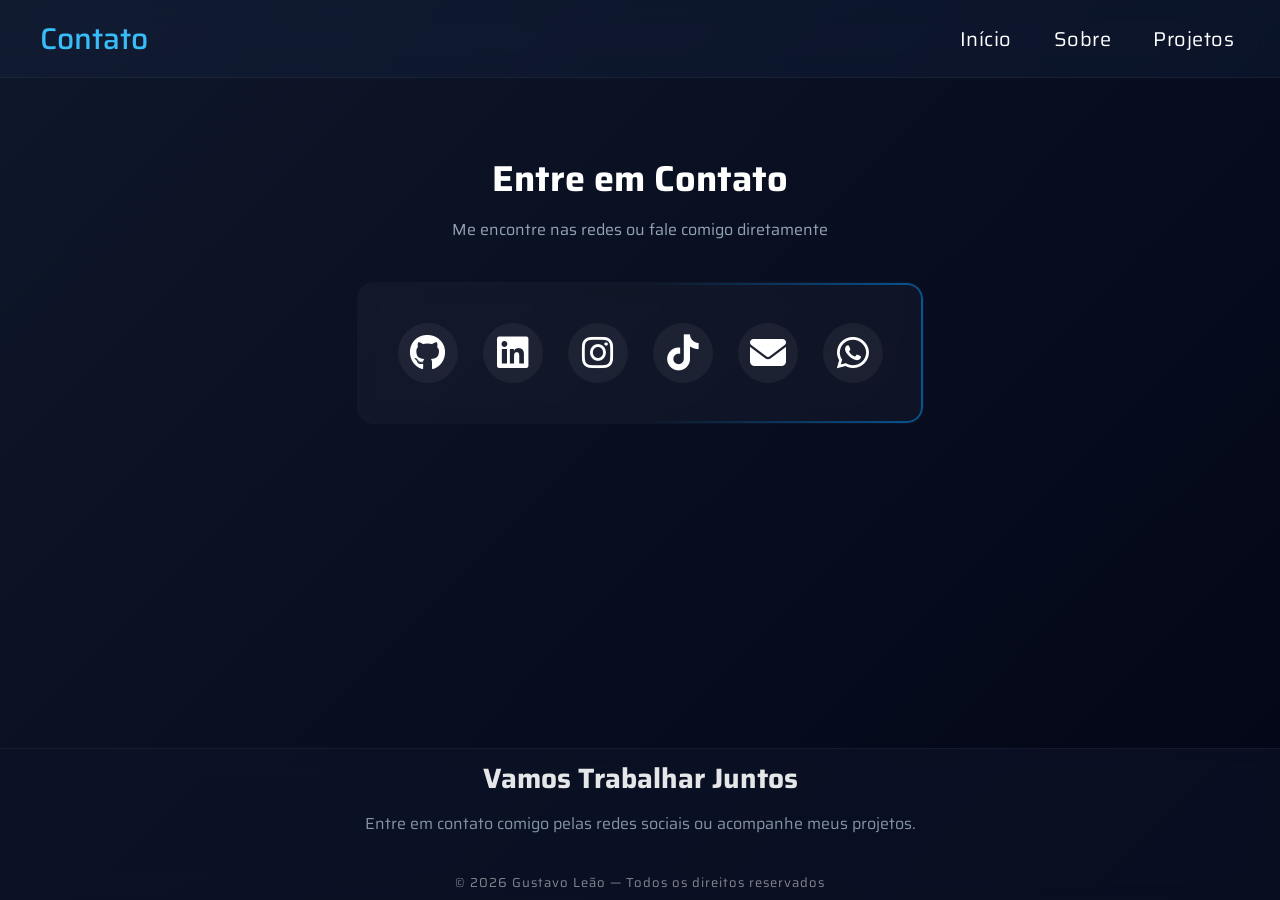
<file: contact.html>
<!DOCTYPE html>
<html lang="pt-br">

<head>
    <meta charset="UTF-8">
    <meta name="viewport" content="width=device-width, initial-scale=1.0">
    <title>Contato</title>

    <!-- CSS -->
    <link rel="stylesheet" href="contact.css">

    <!-- ICONES -->
    <link rel="stylesheet" href="https://cdnjs.cloudflare.com/ajax/libs/font-awesome/6.7.2/css/all.min.css">

    <!-- FONTES -->
<link rel="preconnect" href="https://fonts.googleapis.com">
<link rel="preconnect" href="https://fonts.gstatic.com" crossorigin>
<link href="https://fonts.googleapis.com/css2?family=Italiana&family=Saira:ital,wght@0,100..900;1,100..900&display=swap" rel="stylesheet">
</head>

<body>

    <!-- HEADER PADRÃO -->
    <header class="header">
        <nav class="navbar">

            <div class="logo">
                <h2><span>Contato</span></h2>
            </div>

            <div class="menu-toggle" id="menu-toggle">☰</div>

            <ul class="nav-menu" id="nav-menu">

                <li class="nav-item">
                    <a href="index.html">Início</a>
                </li>

                <li class="nav-item">
                    <a href="about.html">Sobre</a>
                </li>

                <li class="nav-item dropdown">
                    <button class="dropdown-toggle">Projetos </button>

                    <ul class="dropdown-menu">
                        <li><a href="projects1.html">Interface de Login</a></li>
                        <li><a href="projects2.html">Sistema de Cadastro</a></li>
                        <li><a href="projects3.html">Sistema de Comissao</a></li>
                        <li><a href="projects4.html">Gestor de Vendas</a></li>
                    </ul>
                </li>

            </ul>

        </nav>
    </header>

    <!-- MAIN -->
    <main class="contact-content">

        <h2 class="titulo">Entre em Contato</h2>
        <p class="subtitulo">
            Me encontre nas redes ou fale comigo diretamente
        </p>

        <div class="contatos">

            <a href="https://github.com/G-Leao" target="_blank">
                <i class="fa-brands fa-github"></i>
            </a>

            <a href="https://www.linkedin.com/in/gustavo-leão-24a7a82a2/" target="_blank">
                <i class="fa-brands fa-linkedin"></i>
            </a>

            <a href="https://www.instagram.com/g.leao.03/" target="_blank">
                <i class="fa-brands fa-instagram"></i>
            </a>

            <a href="https://www.tiktok.com/@gzin_leao" target="_blank">
                <i class="fa-brands fa-tiktok"></i>
            </a>

            <a href="mailto:gustamt2019@gmail.com">
                <i class="fa-solid fa-envelope"></i>
            </a>

            <a href="https://wa.me/5542999869526" target="_blank">
                <i class="fa-brands fa-whatsapp"></i>
            </a>

        </div>

    </main>

    <!-- FOOTER PADRÃO -->
<footer class="footer ">

    <h3>Vamos Trabalhar Juntos</h3>

    <p>
        Entre em contato comigo pelas redes sociais
        ou acompanhe meus projetos.
    </p>

    <div class="copy">
        © 2026 Gustavo Leão — Todos os direitos reservados
    </div>

</footer>

    
    <script src="contact.js"></script>

</body>

</html>
</file>
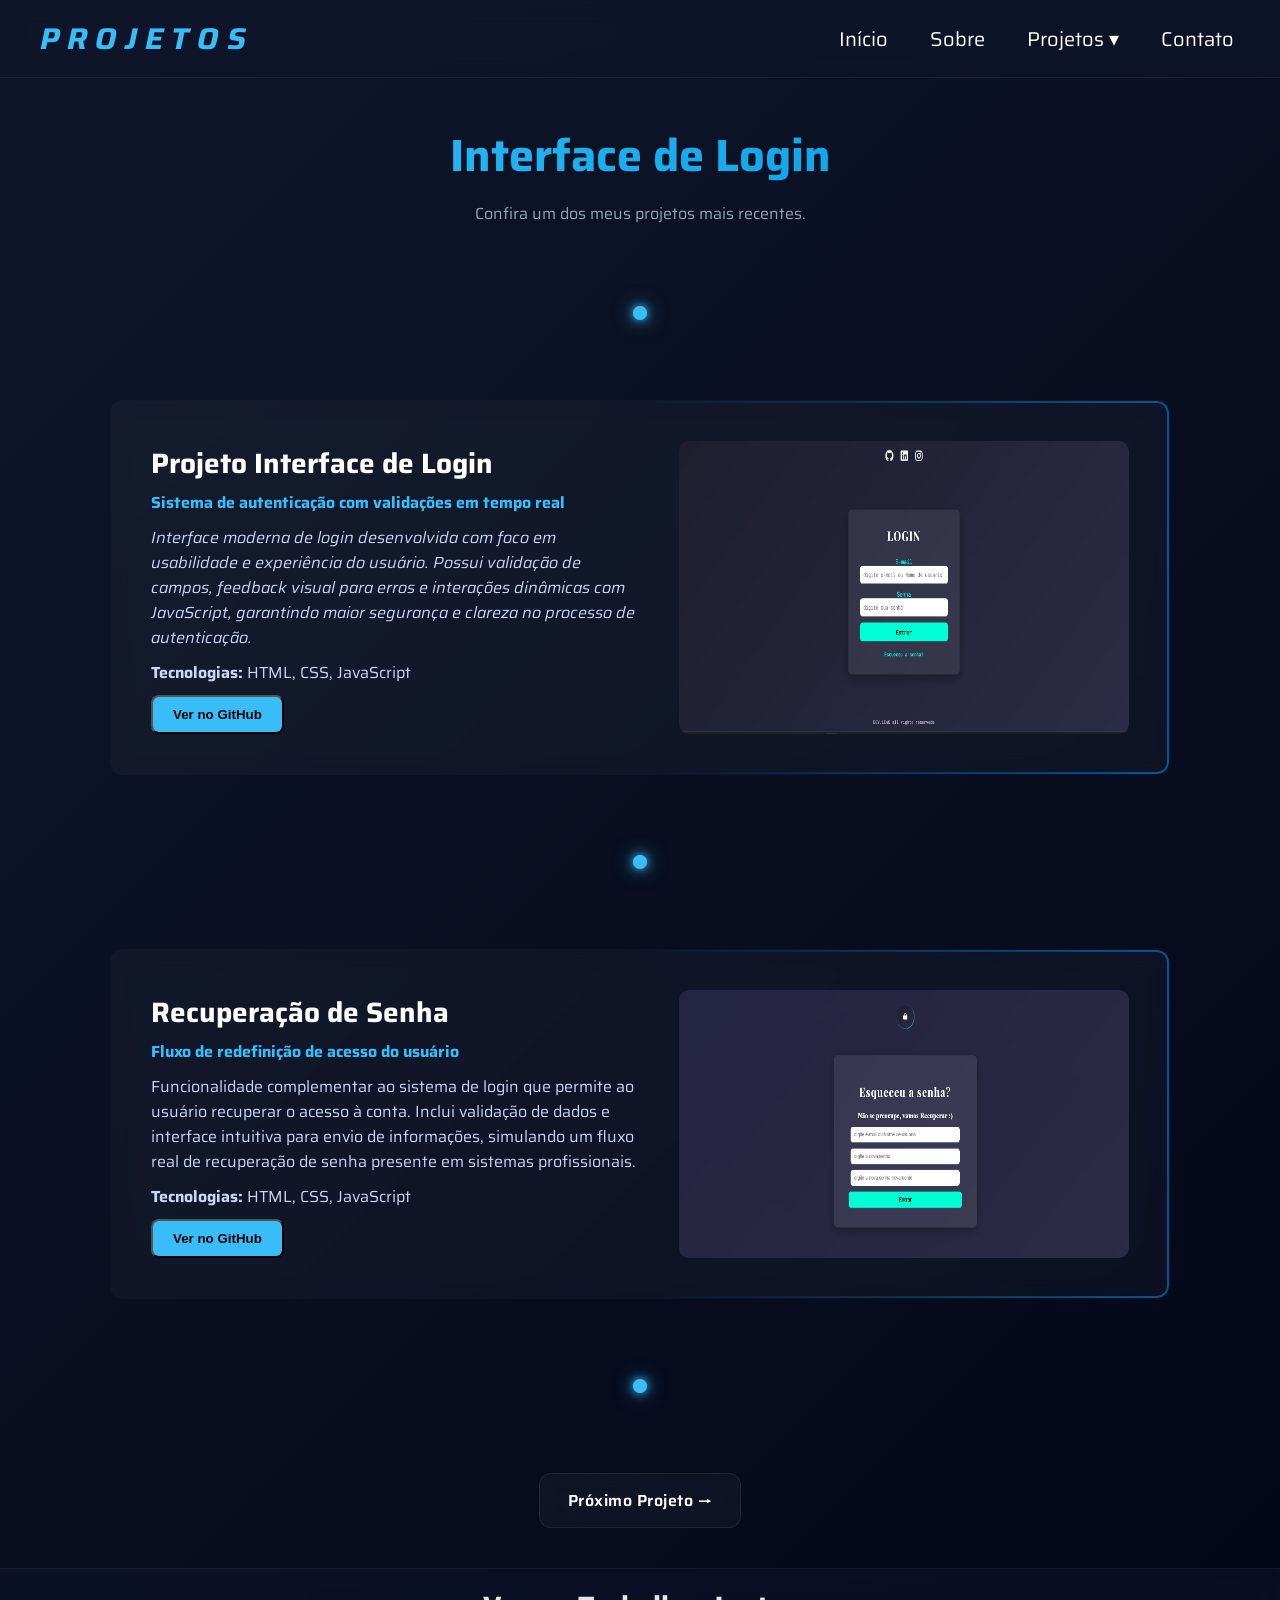
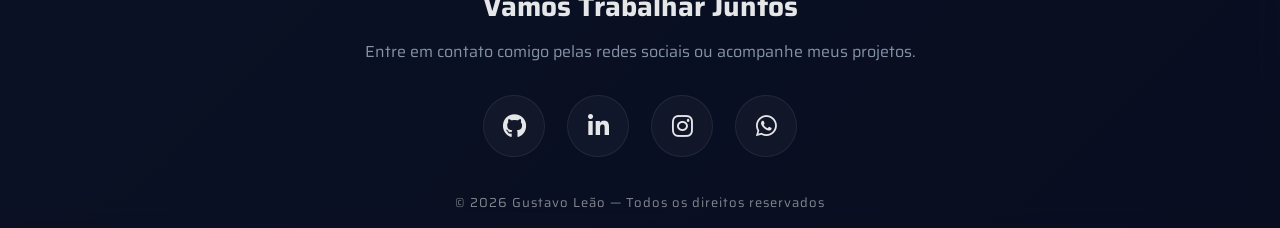
<file: projects1.html>
<!doctype html>
<html lang="pt-br">
  <head>
    <meta charset="UTF-8" />
    <meta name="viewport" content="width=device-width, initial-scale=1.0" />
    <title>Projetos</title>

    <!-- CSS -->
    <link rel="stylesheet" href="projects.css" />

    <link rel="preconnect" href="https://fonts.googleapis.com" />
    <link rel="preconnect" href="https://fonts.gstatic.com" crossorigin />
    <link
      href="https://fonts.googleapis.com/css2?family=Italiana&family=Saira:ital,wght@0,100..900;1,100..900&display=swap"
      rel="stylesheet"
    />
    <!--icones -->
    <link
      rel="stylesheet"
      href="https://cdnjs.cloudflare.com/ajax/libs/font-awesome/6.7.2/css/all.min.css"
      integrity="sha512-Evv84Mr4kqVGRNSgIGL/F/aIDqQb7xQ2vcrdIwxfjThSH8CSR7PBEakCr51Ck+w+/U6swU2Im1vVX0SVk9ABhg=="
      crossorigin="anonymous"
      referrerpolicy="no-referrer"
    />
  </head>

  <body>
    <!-- HEADER -->

    <header class="header">
      <nav class="navbar">
        <div class="logo">
          <h2>
            <span><i>P R O J E T O S </i></span>
          </h2>
        </div>

        <div class="menu-toggle" id="menu-toggle">☰</div>

        <ul class="nav-menu" id="nav-menu">
          <li class="nav-item">
            <a href="index.html">Início</a>
          </li>

          <li class="nav-item">
            <a href="about.html">Sobre</a>
          </li>

          <li class="nav-item dropdown">
            <a href="#">Projetos ▾</a>

            <ul class="dropdown-menu">
              <li><a href="projects2.html">Sistema de Cadastro</a></li>
              <li><a href="projects3.html">Sistema de Comissao</a></li>
              <li><a href="projects4.html">Gestor de Vendas</a></li>
            </ul>
          </li>

          <li class="nav-item">
            <a href="contact.html">Contato</a>
          </li>
        </ul>
      </nav>
    </header>

    <!-- MAIN -->
    <main class="projects-content">
      <!-- TÍTULO -->
      <h2 class="titulo">
        <span>Interface de Login</span>
      </h2>
      <p class="subtitulo">Confira um dos meus projetos mais recentes.</p>

      <div class="divisor">
        <span class="bolinha"></span>
      </div>
      <!-- PROJETO 1 -->
      <section class="card-projeto">
        <img
          src="imgs/interfaceLogin.png"
          class="projeto-img"
          alt="Interface de Login"
          onclick="abrirImagem(this)"
        />

        <div class="texto-projeto">
          <h3>Projeto Interface de Login</h3>

          <h4>Sistema de autenticação com validações em tempo real</h4>

          <p>
            <i>
              Interface moderna de login desenvolvida com foco em usabilidade e
              experiência do usuário. Possui validação de campos, feedback
              visual para erros e interações dinâmicas com JavaScript,
              garantindo maior segurança e clareza no processo de autenticação.
            </i>
          </p>

          <p><strong>Tecnologias:</strong> HTML, CSS, JavaScript</p>

          <a
            href="https://github.com/G-Leao/login-page"
            target="_blank"
            rel="noopener noreferrer"
          >
            <button class="btn">Ver no GitHub</button>
          </a>
        </div>
      </section>

      <div class="divisor">
        <span class="bolinha"></span>
      </div>

      <!-- PROJETO 1 - EXTRA -->
      <section class="card-projeto">
        <img
          src="imgs/esqueceuLogin.png"
          class="projeto-img"
          alt="Recuperação de senha"
          onclick="abrirImagem(this)"
        />

        <div class="texto-projeto">
          <h3>Recuperação de Senha</h3>

          <h4>Fluxo de redefinição de acesso do usuário</h4>

          <p>
            Funcionalidade complementar ao sistema de login que permite ao
            usuário recuperar o acesso à conta. Inclui validação de dados e
            interface intuitiva para envio de informações, simulando um fluxo
            real de recuperação de senha presente em sistemas profissionais.
          </p>

          <p><strong>Tecnologias:</strong> HTML, CSS, JavaScript</p>

          <a
            href="https://github.com/G-Leao/login-page"
            target="_blank"
            rel="noopener noreferrer"
          >
            <button class="btn">Ver no GitHub</button>
          </a>
        </div>
      </section>

      <div class="divisor">
        <span class="bolinha"></span>
      </div>

      <div class="navegacao-projetos">


        <a href="projects2.html" class="btn-nav"> Próximo Projeto → </a>
      </div>
    </main>
    <!-- FOOTER -->
    <footer class="footer">
      <h3>Vamos Trabalhar Juntos</h3>

      <p>
        Entre em contato comigo pelas redes sociais ou acompanhe meus projetos.
      </p>

      <div class="footer-links">
        <a href="#">
          <i class="fab fa-github"></i>
        </a>

        <a href="#">
          <i class="fab fa-linkedin-in"></i>
        </a>

        <a href="#">
          <i class="fab fa-instagram"></i>
        </a>

        <a href="#">
          <i class="fab fa-whatsapp"></i>
        </a>
      </div>

      <div class="copy">© 2026 Gustavo Leão — Todos os direitos reservados</div>
    </footer>

    <!-- MODAL -->
    <div id="modal" class="modal" onclick="fecharImagem()">
      <img id="img-ampliada" class="modal-img" alt="Imagem ampliada" />
    </div>

    <!-- JS -->
    <script src="projects.js"></script>
  </body>
</html>
</file>
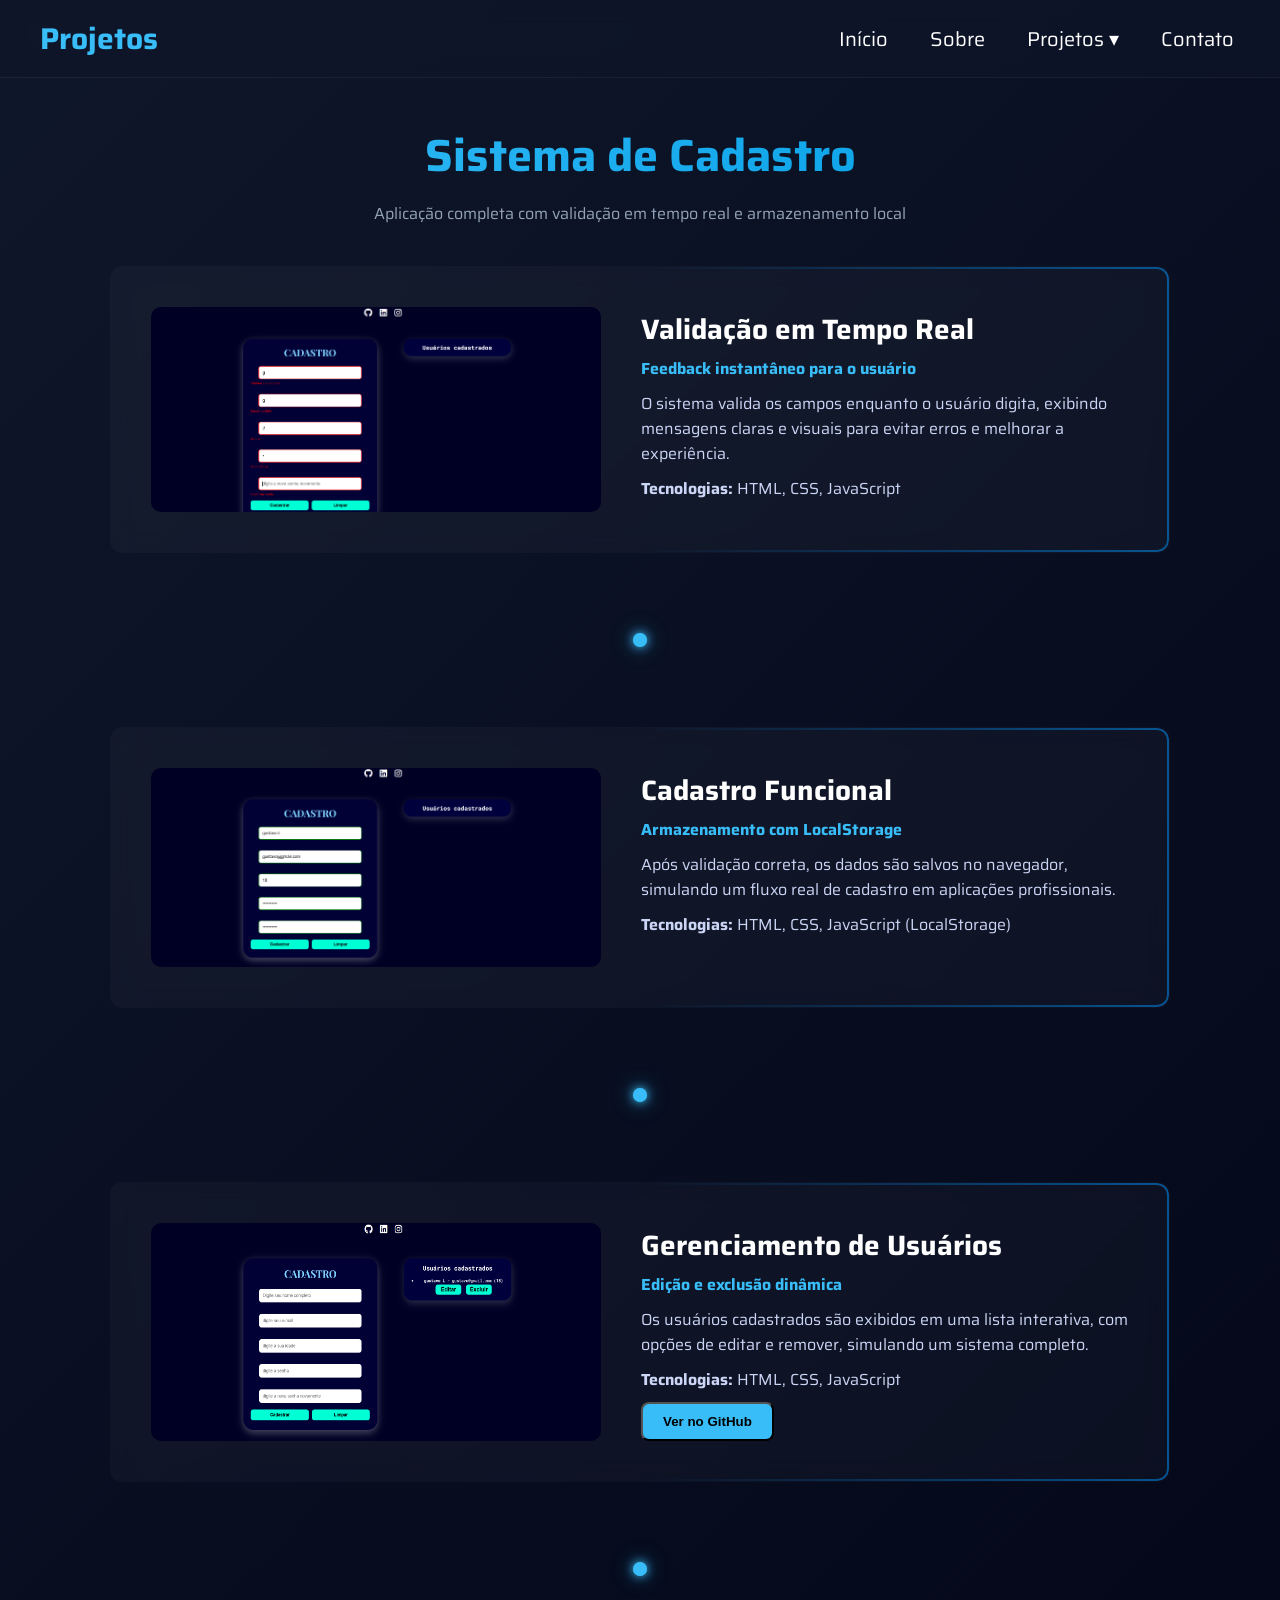
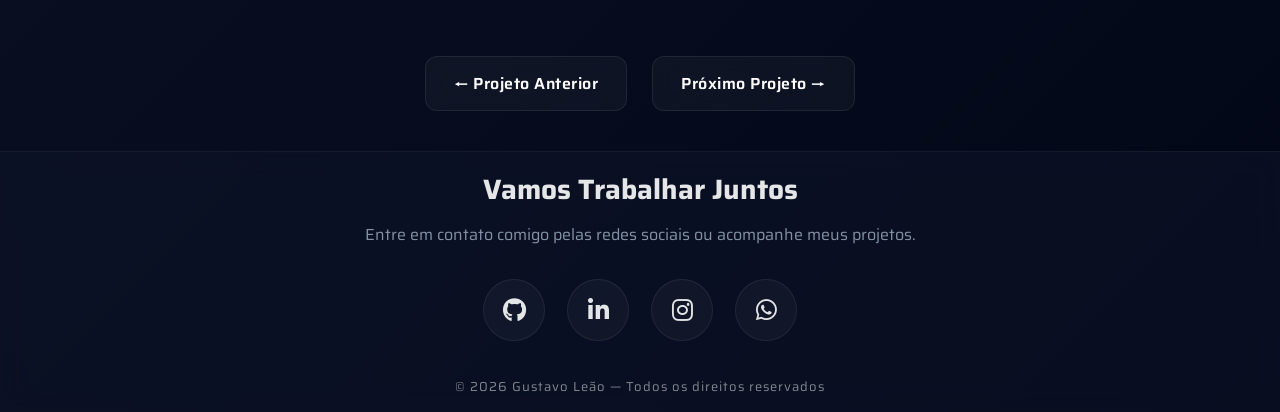
<file: projects2.html>
<!DOCTYPE html>
<html lang="pt-br">

<head>
    <meta charset="UTF-8">
    <meta name="viewport" content="width=device-width, initial-scale=1.0">
    <title>Projeto - Sistema de Cadastro</title>

    <link rel="stylesheet" href="projects.css">

<link rel="preconnect" href="https://fonts.googleapis.com">
<link rel="preconnect" href="https://fonts.gstatic.com" crossorigin>
<link href="https://fonts.googleapis.com/css2?family=Italiana&family=Saira:ital,wght@0,100..900;1,100..900&display=swap" rel="stylesheet">


<!--icones -->
    <link rel="stylesheet" href="https://cdnjs.cloudflare.com/ajax/libs/font-awesome/6.7.2/css/all.min.css"
        integrity="sha512-Evv84Mr4kqVGRNSgIGL/F/aIDqQb7xQ2vcrdIwxfjThSH8CSR7PBEakCr51Ck+w+/U6swU2Im1vVX0SVk9ABhg=="
        crossorigin="anonymous" referrerpolicy="no-referrer" />
</head>

<body>

    <!-- HEADER -->
    <header class="header">
        <nav class="navbar">

            <div class="logo">
                <h2><span>Projetos</span></h2>
            </div>

            <div class="menu-toggle" id="menu-toggle">☰</div>

            <ul class="nav-menu" id="nav-menu">

                <li class="nav-item">
                    <a href="index.html">Início</a>
                </li>

                <li class="nav-item">
                    <a href="about.html">Sobre</a>
                </li>

                <li class="nav-item dropdown">
                    <a href="#">Projetos ▾</a>

                    <ul class="dropdown-menu">
                        <li><a href="projects1.html">Interface de Login</a></li>
                        <li><a href="projects3.html">Sistema de Comissão</a></li>
                        <li><a href="projects4.html">Gestor de Vendas</a></li>
                    </ul>
                </li>

                <li class="nav-item">
                    <a href="contact.html">Contato</a>
                </li>

            </ul>
        </nav>
    </header>

    <!-- MAIN -->
    <main class="projects-content">

        <h2 class="titulo">Sistema de Cadastro</h2>
        <p class="subtitulo">
            Aplicação completa com validação em tempo real e armazenamento local
        </p>

        <!-- BLOCO 1 -->
        <section class="card-projeto">

            <img src="imgs/errovali.png"
                 class="projeto-img"
                 alt="Validação em tempo real"
                 onclick="abrirImagem(this)">

            <div class="texto-projeto">
                <h3>Validação em Tempo Real</h3>
                <h4>Feedback instantâneo para o usuário</h4>

                <p>
                    O sistema valida os campos enquanto o usuário digita, exibindo mensagens
                    claras e visuais para evitar erros e melhorar a experiência.
                </p>

                <p><strong>Tecnologias:</strong> HTML, CSS, JavaScript</p>
            </div>

        </section>

        <div class="divisor"><span class="bolinha"></span></div>

        <!-- BLOCO 2 -->
        <section class="card-projeto">

            <img src="imgs/validacao.png"
                 class="projeto-img"
                 alt="Cadastro funcional"
                 onclick="abrirImagem(this)">

            <div class="texto-projeto">
                <h3>Cadastro Funcional</h3>
                <h4>Armazenamento com LocalStorage</h4>

                <p>
                    Após validação correta, os dados são salvos no navegador, simulando um fluxo
                    real de cadastro em aplicações profissionais.
                </p>

                <p><strong>Tecnologias:</strong> HTML, CSS, JavaScript (LocalStorage)</p>
            </div>

        </section>

        <div class="divisor"><span class="bolinha"></span></div>

        <!-- BLOCO 3 -->
        <section class="card-projeto">

            <img src="imgs/cadastroOK.png"
                 class="projeto-img"
                 alt="Lista de usuários"
                 onclick="abrirImagem(this)">

            <div class="texto-projeto">
                <h3>Gerenciamento de Usuários</h3>
                <h4>Edição e exclusão dinâmica</h4>

                <p>
                    Os usuários cadastrados são exibidos em uma lista interativa, com opções
                    de editar e remover, simulando um sistema completo.
                </p>

                <p><strong>Tecnologias:</strong> HTML, CSS, JavaScript</p>

                <a href="https://github.com/G-Leao/pagina-de-cadastro" target="_blank">
                    <button class="btn">Ver no GitHub</button>
                </a>
            </div>

        </section>

   
            <div class="divisor">
            <span class="bolinha"></span>
        </div>

                <div class="navegacao-projetos">
        
            <a href="projects1.html" class="btn-nav">
                ← Projeto Anterior
            </a>
        
            <a href="projects3.html" class="btn-nav">
                Próximo Projeto →
            </a>
        
        </div>

    </main>

    <!-- FOOTER -->
<footer class="footer ">

    <h3>Vamos Trabalhar Juntos</h3>

    <p>
        Entre em contato comigo pelas redes sociais
        ou acompanhe meus projetos.
    </p>

    <div class="footer-links">

        <a href="#">
            <i class="fab fa-github"></i>
        </a>

        <a href="#">
            <i class="fab fa-linkedin-in"></i>
        </a>

        <a href="#">
            <i class="fab fa-instagram"></i>
        </a>

        <a href="#">
            <i class="fab fa-whatsapp"></i>
        </a>

    </div>

    <div class="copy">
        © 2026 Gustavo Leão — Todos os direitos reservados
    </div>

</footer>

    <!-- MODAL -->
    <div id="modal" class="modal" onclick="fecharImagem()">
        <img id="img-ampliada" class="modal-img">
    </div>

    <script src="projects.js"></script>

</body>
</html>
</file>
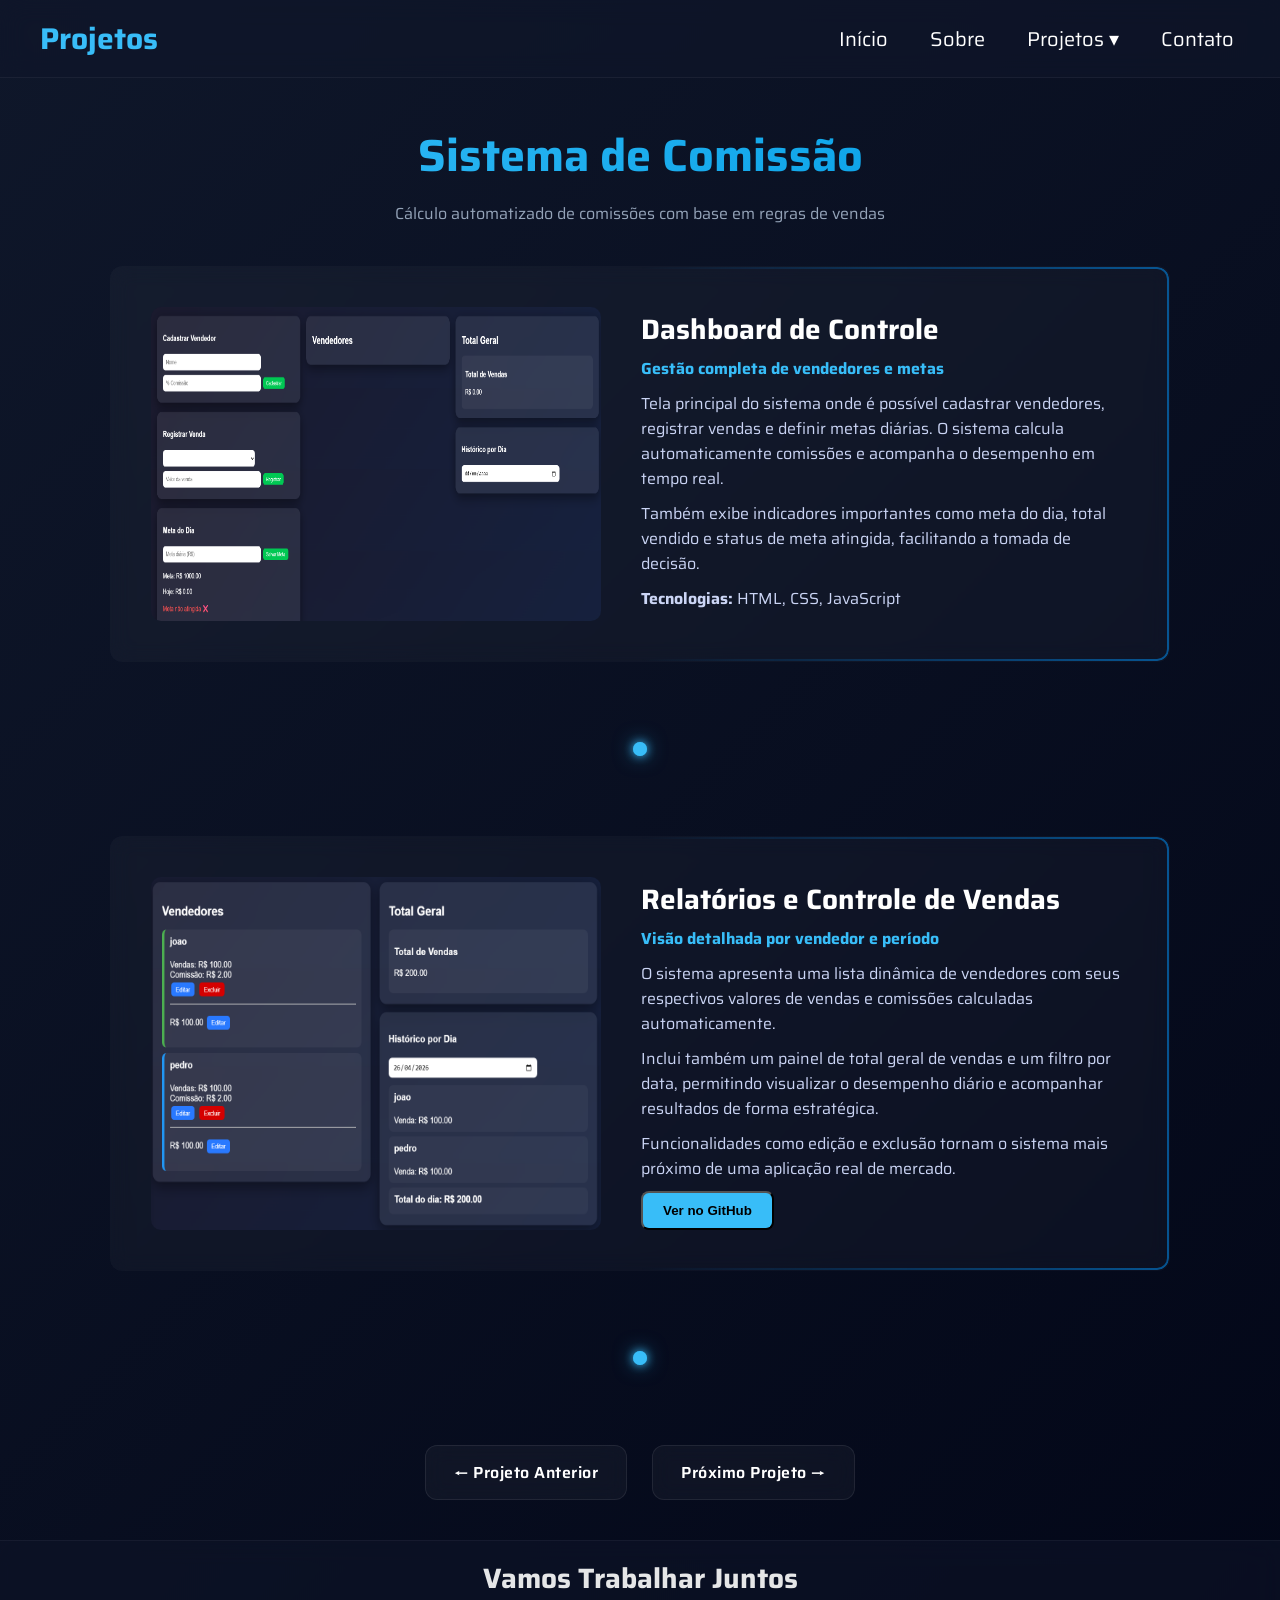
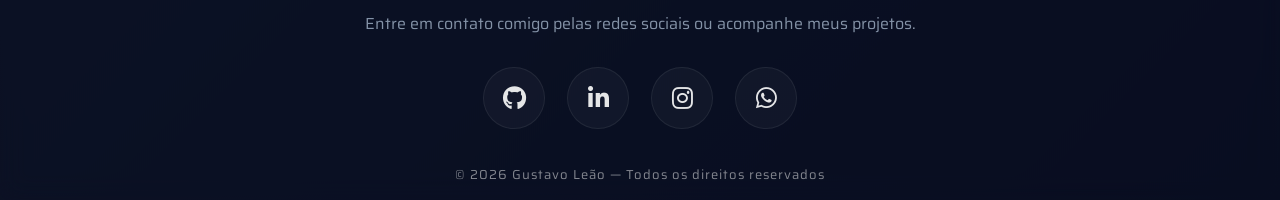
<file: projects3.html>
<!DOCTYPE html>
<html lang="pt-br">

<head>
    <meta charset="UTF-8">
    <meta name="viewport" content="width=device-width, initial-scale=1.0">
    <title>Projeto - Sistema de Comissão</title>

    <link rel="stylesheet" href="projects.css">

<link rel="preconnect" href="https://fonts.googleapis.com">
<link rel="preconnect" href="https://fonts.gstatic.com" crossorigin>
<link href="https://fonts.googleapis.com/css2?family=Italiana&family=Saira:ital,wght@0,100..900;1,100..900&display=swap" rel="stylesheet">


<!--icones -->

    <link rel="stylesheet" href="https://cdnjs.cloudflare.com/ajax/libs/font-awesome/6.7.2/css/all.min.css"
        integrity="sha512-Evv84Mr4kqVGRNSgIGL/F/aIDqQb7xQ2vcrdIwxfjThSH8CSR7PBEakCr51Ck+w+/U6swU2Im1vVX0SVk9ABhg=="
        crossorigin="anonymous" referrerpolicy="no-referrer" />
</head>

<body>

    <!-- HEADER -->
    <header class="header">
        <nav class="navbar">

            <div class="logo">
                <h2><span>Projetos</span></h2>
            </div>

            <div class="menu-toggle" id="menu-toggle">☰</div>

            <ul class="nav-menu" id="nav-menu">

                <li class="nav-item">
                    <a href="index.html">Início</a>
                </li>

                <li class="nav-item">
                    <a href="about.html">Sobre</a>
                </li>

                <li class="nav-item dropdown">
                    <a href="#">Projetos ▾</a>

                    <ul class="dropdown-menu">
                        <li><a href="projects1.html">Interface de Login</a></li>
                        <li><a href="projects2.html">Sistema de Cadastro</a></li>
                        <li><a href="projects4.html">Gestor de Vendas</a></li>
                    </ul>
                </li>

                <li class="nav-item">
                    <a href="contact.html">Contato</a>
                </li>

            </ul>
        </nav>
    </header>

    <!-- MAIN -->
<main class="projects-content">

    <h2 class="titulo">Sistema de Comissão</h2>
    <p class="subtitulo">
        Cálculo automatizado de comissões com base em regras de vendas
    </p>

    <!-- BLOCO 1 -->
    <section class="card-projeto">

        <img src="imgs/comissao.png"
             class="projeto-img"
             alt="Dashboard do sistema de comissão"
             onclick="abrirImagem(this)">

        <div class="texto-projeto">

            <h3>Dashboard de Controle</h3>
            <h4>Gestão completa de vendedores e metas</h4>

            <p>
                Tela principal do sistema onde é possível cadastrar vendedores,
                registrar vendas e definir metas diárias. O sistema calcula automaticamente
                comissões e acompanha o desempenho em tempo real.
            </p>

            <p>
                Também exibe indicadores importantes como meta do dia, total vendido
                e status de meta atingida, facilitando a tomada de decisão.
            </p>

            <p><strong>Tecnologias:</strong> HTML, CSS, JavaScript</p>

        </div>

    </section>

    <div class="divisor"><span class="bolinha"></span></div>

    <!-- BLOCO 2 -->
    <section class="card-projeto">

        <img src="imgs/comissao-dados.png"
             class="projeto-img"
             alt="Lista de vendedores e relatórios"
             onclick="abrirImagem(this)">

        <div class="texto-projeto">

            <h3>Relatórios e Controle de Vendas</h3>
            <h4>Visão detalhada por vendedor e período</h4>

            <p>
                O sistema apresenta uma lista dinâmica de vendedores com seus respectivos
                valores de vendas e comissões calculadas automaticamente.
            </p>

            <p>
                Inclui também um painel de total geral de vendas e um filtro por data,
                permitindo visualizar o desempenho diário e acompanhar resultados de forma estratégica.
            </p>

            <p>
                Funcionalidades como edição e exclusão tornam o sistema mais próximo
                de uma aplicação real de mercado.
            </p>

            <a href="https://github.com/G-Leao/Sistema-de-comiss-o" target="_blank">
                <button class="btn">Ver no GitHub</button>
            </a>

        </div>

    </section>

    <div class="divisor">
        <span class="bolinha"></span>
    </div>
    
    <div class="navegacao-projetos">
        
        <a href="projects2.html" class="btn-nav">
            ← Projeto Anterior
        </a>
        
        <a href="projects4.html" class="btn-nav">
            Próximo Projeto →
        </a>
        
    </div>
</main>
    <!-- FOOTER -->
<footer class="footer ">

    <h3>Vamos Trabalhar Juntos</h3>

    <p>
        Entre em contato comigo pelas redes sociais
        ou acompanhe meus projetos.
    </p>

    <div class="footer-links">

        <a href="#">
            <i class="fab fa-github"></i>
        </a>

        <a href="#">
            <i class="fab fa-linkedin-in"></i>
        </a>

        <a href="#">
            <i class="fab fa-instagram"></i>
        </a>

        <a href="#">
            <i class="fab fa-whatsapp"></i>
        </a>

    </div>

    <div class="copy">
        © 2026 Gustavo Leão — Todos os direitos reservados
    </div>

</footer>

    <!-- MODAL -->
    <div id="modal" class="modal" onclick="fecharImagem()">
        <img id="img-ampliada" class="modal-img">
    </div>

    <script src="projects.js"></script>

</body>
</html>
</file>
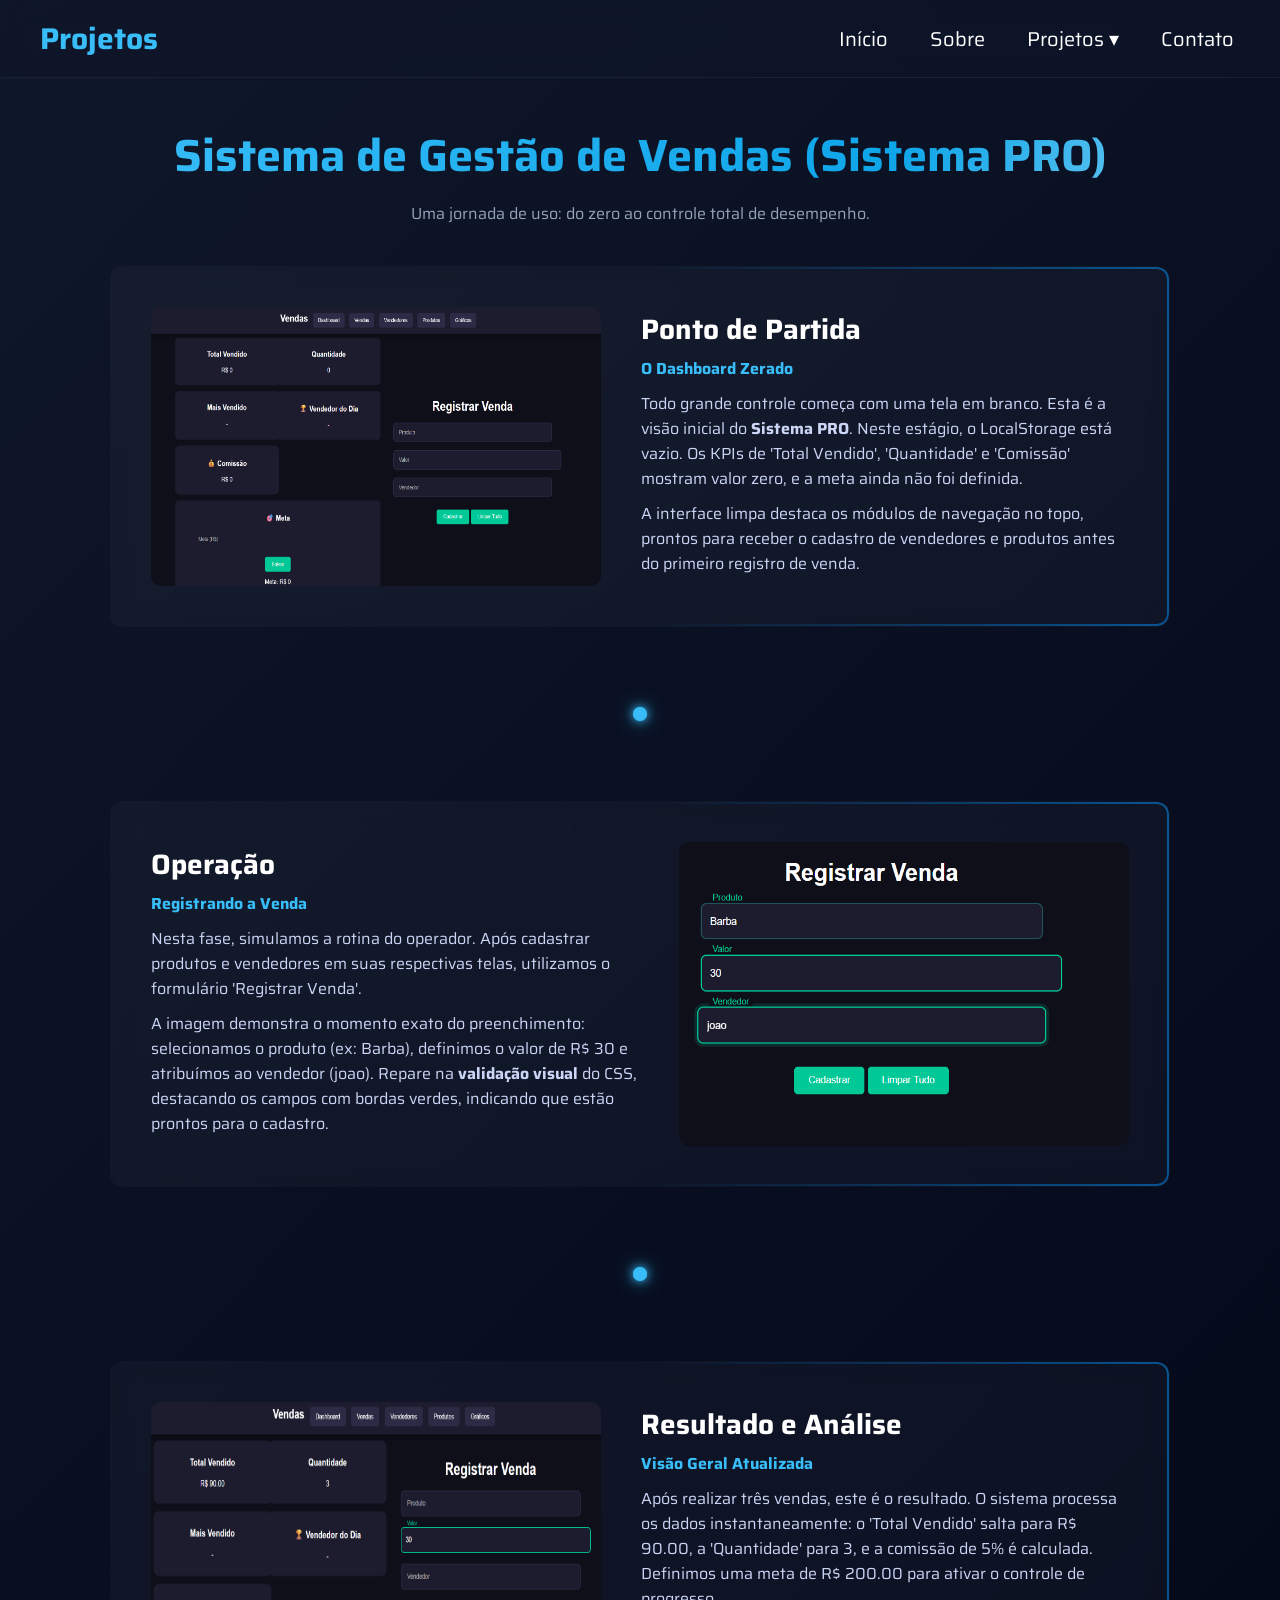
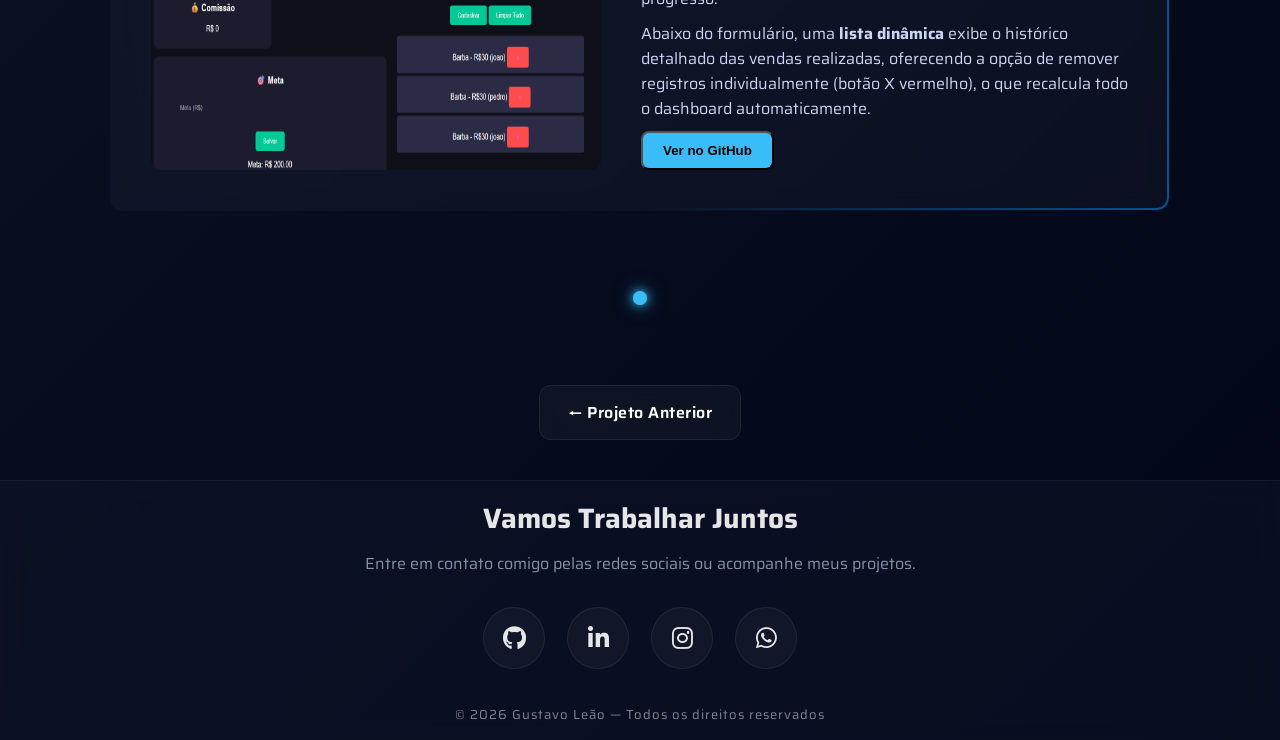
<file: projects4.html>
<!doctype html>
<html lang="pt-br">
  <head>
    <meta charset="UTF-8" />
    <meta name="viewport" content="width=device-width, initial-scale=1.0" />
    <title>Projeto - Sistema de Gestão de Vendas</title>

    <link rel="stylesheet" href="projects.css" />

    <link rel="preconnect" href="https://fonts.googleapis.com" />
    <link rel="preconnect" href="https://fonts.gstatic.com" crossorigin />
    <link
      href="https://fonts.googleapis.com/css2?family=Italiana&family=Saira:ital,wght@0,100..900;1,100..900&display=swap"
      rel="stylesheet"
    />

    <!--icones -->
    <link
      rel="stylesheet"
      href="https://cdnjs.cloudflare.com/ajax/libs/font-awesome/6.7.2/css/all.min.css"
      integrity="sha512-Evv84Mr4kqVGRNSgIGL/F/aIDqQb7xQ2vcrdIwxfjThSH8CSR7PBEakCr51Ck+w+/U6swU2Im1vVX0SVk9ABhg=="
      crossorigin="anonymous"
      referrerpolicy="no-referrer"
    />
  </head>

  <body>
    <!-- HEADER -->
    <header class="header">
      <nav class="navbar">
        <div class="logo">
          <h2><span>Projetos</span></h2>
        </div>

        <div class="menu-toggle" id="menu-toggle">☰</div>

        <ul class="nav-menu" id="nav-menu">
          <li class="nav-item">
            <a href="index.html">Início</a>
          </li>

          <li class="nav-item">
            <a href="about.html">Sobre</a>
          </li>

          <li class="nav-item dropdown">
            <a href="#">Projetos ▾</a>

            <ul class="dropdown-menu">
              <li><a href="projects1.html">Interface de Login</a></li>
              <li><a href="projects2.html">Sistema de Cadastro</a></li>
              <li><a href="projects3.html">Sistema de Comissão</a></li>
            </ul>
          </li>

          <li class="nav-item">
            <a href="contact.html">Contato</a>
          </li>
        </ul>
      </nav>
    </header>

    <!-- MAIN -->
    <main class="projects-content">
      <h2 class="titulo">Sistema de Gestão de Vendas (Sistema PRO)</h2>
      <p class="subtitulo">
        Uma jornada de uso: do zero ao controle total de desempenho.
      </p>

      <section class="card-projeto">
        <img
          src="imgs/inicial.png"
          class="projeto-img"
          alt="Visão inicial do sistema vazio"
          onclick="abrirImagem(this)"
        />

        <div class="texto-projeto">
          <h3>Ponto de Partida</h3>
          <h4>O Dashboard Zerado</h4>
          <p>
            Todo grande controle começa com uma tela em branco. Esta é a visão
            inicial do <strong>Sistema PRO</strong>. Neste estágio, o
            LocalStorage está vazio. Os KPIs de 'Total Vendido', 'Quantidade' e
            'Comissão' mostram valor zero, e a meta ainda não foi definida.
          </p>
          <p>
            A interface limpa destaca os módulos de navegação no topo, prontos
            para receber o cadastro de vendedores e produtos antes do primeiro
            registro de venda.
          </p>
        </div>
      </section>

      <div class="divisor"><span class="bolinha"></span></div>

      <section class="card-projeto">
        <div class="texto-projeto">
          <h3>Operação</h3>
          <h4>Registrando a Venda</h4>
          <p>
            Nesta fase, simulamos a rotina do operador. Após cadastrar produtos
            e vendedores em suas respectivas telas, utilizamos o formulário
            'Registrar Venda'.
          </p>
          <p>
            A imagem demonstra o momento exato do preenchimento: selecionamos o
            produto (ex: Barba), definimos o valor de R$ 30 e atribuímos ao
            vendedor (joao). Repare na <strong>validação visual</strong>
            do CSS, destacando os campos com bordas verdes, indicando que estão
            prontos para o cadastro.
          </p>
        </div>
        <img
          src="imgs/preenchendo.png"
          class="projeto-img"
          alt="Formulário de cadastro de venda preenchido"
          onclick="abrirImagem(this)"
        />
      </section>

      <div class="divisor"><span class="bolinha"></span></div>

      <section class="card-projeto">
        <img
          src="imgs/pronto.png"
          class="projeto-img"
          alt="Dashboard populado com dados e lista de vendas"
          onclick="abrirImagem(this)"
        />

        <div class="texto-projeto">
          <h3>Resultado e Análise</h3>
          <h4>Visão Geral Atualizada</h4>
          <p>
            Após realizar três vendas, este é o resultado. O sistema processa os
            dados instantaneamente: o 'Total Vendido' salta para R$ 90.00, a
            'Quantidade' para 3, e a comissão de 5% é calculada. Definimos uma
            meta de R$ 200.00 para ativar o controle de progresso.
          </p>
          <p>
            Abaixo do formulário, uma <strong>lista dinâmica</strong> exibe o
            histórico detalhado das vendas realizadas, oferecendo a opção de
            remover registros individualmente (botão X vermelho), o que
            recalcula todo o dashboard automaticamente.
          </p>
          <a
            href="https://github.com/G-Leao/Sistema-de-gestao-de-vendas"
            target="_blank"
          >
            <button class="btn">Ver no GitHub</button>
          </a>
        </div>
      </section>

      <div class="divisor">
        <span class="bolinha"></span>
      </div>

      

      <div class="navegacao-projetos">
        <a href="projects3.html" class="btn-nav"> ← Projeto Anterior </a>
      </div>
    </main>



    <!-- FOOTER -->
    <footer class="footer">
      <h3>Vamos Trabalhar Juntos</h3>

      <p>
        Entre em contato comigo pelas redes sociais ou acompanhe meus projetos.
      </p>

      <div class="footer-links">
        <a href="#">
          <i class="fab fa-github"></i>
        </a>

        <a href="#">
          <i class="fab fa-linkedin-in"></i>
        </a>

        <a href="#">
          <i class="fab fa-instagram"></i>
        </a>

        <a href="#">
          <i class="fab fa-whatsapp"></i>
        </a>
      </div>

      <div class="copy">© 2026 Gustavo Leão — Todos os direitos reservados</div>
    </footer>

    <!-- MODAL -->
    <div id="modal" class="modal" onclick="fecharImagem()">
      <img id="img-ampliada" class="modal-img" />
    </div>

    <script src="projects.js"></script>
  </body>
</html>
</file>
<file: contact.css>
/* RESET BÁSICO */
* {
    margin: 0;
    padding: 0;
    box-sizing: border-box;
}

body {
    font-family: 'Saira', sans-serif;
    background: linear-gradient(135deg, #0f172a, #020617);
    color: white;
    min-height: 100vh;

    display: flex;
    flex-direction: column;
}

main {
    flex: 1;
}

/* HEADER (REAPROVEITADO VISUALMENTE) */
.header {
    position: fixed; /* mantém só esse */
    width: 100%;
    top: 0;
    z-index: 1000; /* 🔥 importante */

    backdrop-filter: blur(12px);
    background: rgba(22, 35, 64, 0.35);

    border-bottom: 1px solid rgba(255,255,255,0.05);

    overflow: visible; /* 🔥 importante para a linha animada */
}

/* LINHA EM MOVIMENTO */
.header::after {
    content: "";
    position: absolute;
    bottom: 0;
    left: -20%;
    z-index: 0;
    pointer-events: none;
  

    width: 80px;
    height: 2px;

    background: linear-gradient(
        90deg,
        transparent,
        rgba(56,189,248,0.4),
        #38bdf8,
        rgba(56,189,248,0.4),
        transparent
    );

    filter: blur(1px);

    animation: lineMove 4s linear infinite;
}

@keyframes lineMove {
    0% {
        left: -20%;
    }
    100% {
        left: 120%;
    }
}


.navbar {
    display: flex;
    justify-content: space-between;
    align-items: center;
    padding: 15px 40px;
}

.logo h2 {
    font-weight: 500;
    font-size: 30px;
}

.logo span {
    color: #38bdf8;
}

.nav-menu {
    list-style: none;
    display: flex;
    gap: 30px;
}

.nav-item a, .dropdown-toggle {

    all: unset; 
    display: inline-block;
    color: white;
    text-decoration: none;
    position: relative;
    padding: 6px;
    transition: 0.3s;
    letter-spacing: 0.5px;
    font-size: 20px;
}

/* LINHA ANIMADA */
.nav-item a::after {
    content: "";
    position: absolute;
    top: -4px; /* igual ao primeiro */
    left: 50%;
    transform: translateX(-50%);
    width: 0%;
    height: 2px;
    background: #38bdf8;
    transition: 0.3s ease;
}

.nav-item a:hover::after {
    width: 120%; /* passa do texto */
}

/* DROPDOWN=============================================================== */

.dropdown {
    position: relative;
}

/* MENU */
.dropdown-menu {
    position: absolute;
    top: 100%; /* 🔥 corrige alinhamento */
    left: 0;
    min-width: 180px;

    background: #1e293b;
    border-radius: 10px;
    overflow: hidden;
    list-style: none;
    z-index: 9999;

    opacity: 0;
    transform: translateY(10px);
    pointer-events: none;
    transition: 0.3s ease;
}

/* ITENS */
.dropdown-menu li {
    padding: 10px 20px;
}

.dropdown-menu li:hover {
    background: #334155;
}

/* LINKS */
.dropdown-menu li a {
    position: relative;
    display: inline-block;
    padding: 5px 0;
}

/* LINHA ANIMADA (igual menu principal) */
.dropdown-menu li a::after {
    content: "";
    position: absolute;
    top: 100%;
    left: 50%;
    transform: translateX(-50%);
    width: 0%;
    height: 2px;
    background: #38bdf8;
    transition: 0.3s ease;
}

.dropdown-menu li a:hover::after {
    width: 120%;
}

/* ABRIR */
.dropdown:hover .dropdown-menu {
    opacity: 1;
    transform: translateY(0);
    pointer-events: auto;
}

/*=================================================================*/

/* MENU MOBILE */
.menu-toggle {
    display: none;
    font-size: 28px;
    cursor: pointer;
}
/* CONTEÚDO */
.contact-content {
    padding-top: 150px;
    max-width: 900px;
    margin: auto;
    text-align: center;
    animation: fadeUp 1s ease;
}

.contact-content h2 {
    font-size: 36px;
    margin-bottom: 10px;
}

.contact-content p {
    color: #94a3b8;
    margin-bottom: 40px;
}

/* CARD */
.contatos {
    display: flex;
    justify-content: center;
    flex-wrap: wrap;
    gap: 25px;
    position: relative;
    z-index: 0;
    overflow: hidden;

    background: rgba(255, 255, 255, 0.03);
    padding: 40px;
    border-radius: 16px;
    
    /* Substituímos a borda sólida por uma transparente para reservar o espaço */
    border: 1px solid transparent; 
    backdrop-filter: blur(10px);
}

@media (max-width: 768px) {
    .contatos {
        padding: 25px;
        gap: 15px;
        width: 70%;
        margin: 40px auto;
    }
}

.contatos::before {
    content: "";
    position: absolute;
    inset: 0;
    border-radius: 16px; 
    padding: 2px; /* Espessura da borda */
    
    /* Gradiente linear azul suave */
    background: linear-gradient(
        90deg, 
        transparent 0%, 
        transparent 25%, 
        rgba(0, 150, 255, 0.5) 50%, 
        transparent 75%, 
        transparent 100%
    );
    
    background-size: 200% 100%;
    /* Aplica a máscara para o gradiente aparecer apenas na borda */
    -webkit-mask: 
        linear-gradient(#fff 0 0) content-box, 
        linear-gradient(#fff 0 0);
    mask: 
        linear-gradient(#fff 0 0) content-box, 
        linear-gradient(#fff 0 0);
    -webkit-mask-composite: destination-out;
    mask-composite: exclude;
    
    animation: moveBorder 13s linear infinite;
    pointer-events: none;
}

@keyframes moveBorder {
    0% {
        background-position: 200% 0;
    }
    100% {
        background-position: -200% 0;
    }
}




/* ÍCONES */
.contatos a {
    color: white;
    font-size: 36px;
    text-decoration: none;

    width: 60px;
    height: 60px;

    display: flex;
    align-items: center;
    justify-content: center;

    border-radius: 50%;
    background: rgba(255,255,255,0.05);

    transition: 0.3s;
}

.contatos a:hover {
    transform: translateY(-6px) scale(1.1);
    background: #38bdf8;
    color: black;
    box-shadow: 0 0 20px #38bdf8;
}

/* ANIMAÇÃO */
@keyframes fadeUp {
    from {
        opacity: 0;
        transform: translateY(30px);
    }
    to {
        opacity: 1;
        transform: translateY(0);
    }
}

/* FOOTER */
.footer{
    margin-top: 100px;
    opacity: 0.9;
    padding: 15px 10px;
    text-align: center;

    position: relative;
    overflow: hidden;

    background: rgba(15, 23, 42, 0.6);
    backdrop-filter: blur(12px);

    border-top: 1px solid rgba(255,255,255,0.05);
}

.bolinha

/* LINHA ANIMADA */
.footer::after {
    content: "";
    position: absolute;
    top: 0;
    right: -20%;

    width: 100px;
    height: 2px;

    background: linear-gradient(
        270deg,
        transparent,
        rgba(56,189,248,0.4),
        #38bdf8,
        rgba(56,189,248,0.4),
        transparent
    );

    filter: blur(1px);

    animation: lineMoveReverse 5s linear infinite;
}

@keyframes lineMoveReverse {
    0% {
        right: -20%;
    }
    100% {
        right: 120%;
    }
}

/* TEXOS */
.footer h3{
    font-size: 28px;
    margin-bottom: 10px;
}

.footer p{
    max-width: 600px;
    margin: auto;
    margin-top: 10px;

    color: #94a3b8;
    line-height: 1.7;
}

/* ÍCONES ================================================= */

.footer-links{
    display: flex;
    justify-content: center;
    gap: 22px;
    margin-top: 30px;
    flex-wrap: wrap;
}

.footer-links a{
    width: 62px;
    height: 62px;

    display: flex;
    align-items: center;
    justify-content: center;

    border-radius: 50%;

    background: rgba(255,255,255,0.04);

    border: 1px solid rgba(255,255,255,0.08);

    color: white;
    font-size: 24px;
    text-decoration: none;

    position: relative;
    overflow: hidden;

    transition: 
        transform 0.3s ease,
        box-shadow 0.3s ease,
        border-color 0.3s ease,
        color 0.3s ease,
        background 0.3s ease;
}

/* GLOW INTERNO */
.footer-links a::before{
    content: "";

    position: absolute;
    inset: 0;

    background: radial-gradient(
        circle,
        rgba(56,189,248,0.25),
        transparent 70%
    );

    opacity: 0;
    transition: 0.3s ease;
}

/* HOVER */
.footer-links a:hover{
    transform: translateY(-8px) scale(1.08);

    background: rgba(56,189,248,0.12);

    color: #38bdf8;

    border-color: #38bdf8;

    box-shadow:
        0 0 12px rgba(56,189,248,0.5),
        0 0 25px rgba(56,189,248,0.25),
        inset 0 0 12px rgba(56,189,248,0.15);
}

.footer-links a:hover::before{
    opacity: 1;
}

/* COPYRIGHT */
.copy{
    margin-top: 35px;
    font-size: 13px;
    opacity: 0.55;
    letter-spacing: 1px;
}

/* RESPONSIVO ============================================ */

@media (max-width: 768px){

    .footer{
        padding: 40px 20px;
    }

    .footer h3{
        font-size: 24px;
    }

    .footer p{
        font-size: 14px;
    }

}



/* RESPONSIVO */
@media (max-width: 768px) {

    .menu-toggle {
        display: block;
    }

.nav-menu {
    position: absolute;
    top: 70px;
    right: 0;
    width: 100%;
    flex-direction: column;
    align-items: center;
    background: #0f172a;

    opacity: 0;
    transform: translateY(-10px);
    pointer-events: none;

    transition: all 0.3s ease;
}

.nav-menu.active {
    opacity: 1;
    transform: translateY(0);
    pointer-events: all;
}
.dropdown-menu {
    max-height: 0;
    overflow: hidden;
    width: 100%;
    transition: max-height 0.3s ease;
}

.dropdown.active .dropdown-menu {
    max-height: 500px; /* alto o suficiente */
}

.nav-menu li {
    width: 100%;
    text-align: center;
    padding: 15px 0;
}

.nav-menu a {
    display: block;
    width: 100%;
}

    .contact-content h2 {
        font-size: 28px;
    }

    .contatos {
        padding: 35px;
        gap: 15px;
    }

    .contatos a {
        width: 50px;
        height: 50px;
        font-size: 26px;
        display: flex;
        flex-direction: column;
        gap: 7px;
        margin: auto;
    }
}

.footer{
    margin-top: 80px;
    padding: 7px;
    text-align: center;
        position: relative;
    overflow: hidden;

    background: rgba(15, 23, 42, 0.6);
    backdrop-filter: blur(12px);

    border-top: 1px solid rgba(255,255,255,0.05);
}



.footer::after {
    content: "";
    position: absolute;
    top: 0;
    right: -20%;

    width: 80px;
    height: 2px;

    background: linear-gradient(
        270deg, /* invertido */
        transparent,
        rgba(56,189,248,0.4),
        #38bdf8,
        rgba(56,189,248,0.4),
        transparent
    );

    filter: blur(1px);

    animation: lineMoveReverse 4s linear infinite;
    animation-delay: 4s; /* metade do tempo */
}

@keyframes lineMoveReverse {
    0% {
        right: -20%;
    }
    100% {
        right: 120%;
    }
}
</file>
<file: projects.css>
/* RESET */
* {
    margin: 0;
    padding: 0;
    box-sizing: border-box;
}

/* BODY */
body {
    font-family: 'Saira', sans-serif;
    background: linear-gradient(135deg, #0f172a, #020617);
    color: white;

    min-height: 100vh;

    display: flex;
    flex-direction: column;

    padding-top: 80px;
}

main {
    flex: 1;
}

/* HEADER */
.header {
    position: fixed;
    width: 100%;
    top: 0;
    z-index: 1000;
    backdrop-filter: blur(12px);
    background: rgba(15, 23, 42, 0.6);
    border-bottom: 1px solid rgba(255,255,255,0.05);
}

.navbar {
    display: flex;
    justify-content: space-between;
    align-items: center;
    padding: 15px 40px;
}

/* LOGO */
.logo span {
    color: #38bdf8;
    font-size: 30px;
}

/* MENU */
.nav-menu {
    list-style: none;
    display: flex;
    gap: 30px;
}

.nav-item a {
    color: white;
    text-decoration: none;
    position: relative;
    padding: 6px;
    transition: 0.3s;
    font-size: 20px;
}

/* LINHA ANIMADA */
.nav-item a::after {
    content: "";
    position: absolute;
    top: -4px;
    left: 50%;
    transform: translateX(-50%);
    width: 0%;
    height: 2px;
    background: #38bdf8;
    transition: 0.3s ease;
}

.nav-item a:hover::after {
    width: 120%;
}

/* DROPDOWN */
/* DROPDOWN */
.dropdown {
    position: relative;
}

/* MENU */
.dropdown-menu {
    position: absolute;
    top: 100%; /* 🔥 corrige alinhamento */
    left: 0;
    min-width: 180px;

    background: #1e293b;
    border-radius: 10px;
    overflow: hidden;
    list-style: none;
    z-index: 9999;

    opacity: 0;
    transform: translateY(10px);
    pointer-events: none;
    transition: 0.3s ease;
}

/* ITENS */
.dropdown-menu li {
    padding: 10px 20px;
}

.dropdown-menu li:hover {
    background: #334155;
}

/* LINKS */
.dropdown-menu li a {
    position: relative;
    display: inline-block;
    padding: 5px 0;
}

/* LINHA ANIMADA (igual menu principal) */
.dropdown-menu li a::after {
    content: "";
    position: absolute;
    top: 100%;
    left: 50%;
    transform: translateX(-50%);
    width: 0%;
    height: 2px;
    background: #38bdf8;
    transition: 0.3s ease;
}

.dropdown-menu li a:hover::after {
    width: 120%;
}

/* ABRIR */
.dropdown:hover .dropdown-menu {
    opacity: 1;
    transform: translateY(0);
    pointer-events: auto;
}

/* MAIN */
.projects-content {
    max-width: 1100px;
    margin: auto;
    padding: 40px 20px;
    animation: fadeUp 1s ease;
}

section {
    margin-bottom: 120px;
}

/* TITULO */
.titulo {
    font-size: 45px;
    text-align: center;
    margin-bottom: 10px;

    background: linear-gradient(120deg, #38bdf8, #0ea5e9, #ffffff, #0ea5e9, #38bdf8);
    background-size: 300%;

    background-clip: text;
    -webkit-background-clip: text;

    color: transparent; /* 🔥 usa isso ao invés de webkit-text-fill */

    animation: brilho 4s linear infinite;
}

.subtitulo {
    text-align: center;
    color: #94a3b8;
    margin-bottom: 40px;
}

/* CARD */
.card-projeto {
    display: flex;
    gap: 40px;
    margin-bottom: 40px;

    background: rgba(255,255,255,0.03);
    padding: 40px;
    border-radius: 12px;

    /* IMPORTANTE */
    position: relative;
    z-index: 0;
    overflow: hidden;

    /* borda transparente pra reservar espaço */
    border: 1px solid transparent;

    backdrop-filter: blur(10px);
}

.card-projeto:nth-child(even) {
    flex-direction: row-reverse;
}

/* BORDA ANIMADA */
.card-projeto::before {
    content: "";
    position: absolute;
    inset: 0;
    border-radius: 12px;
    padding: 2px;

    background: linear-gradient(
        90deg, 
        transparent 0%, 
        transparent 25%, 
        rgba(0, 150, 255, 0.5) 50%, 
        transparent 75%, 
        transparent 100%
    );

    background-size: 200% 100%;

    -webkit-mask: 
        linear-gradient(#fff 0 0) content-box, 
        linear-gradient(#fff 0 0);
    mask: 
        linear-gradient(#fff 0 0) content-box, 
        linear-gradient(#fff 0 0);

    -webkit-mask-composite: destination-out;
    mask-composite: exclude;

    animation: moveBorder 3s linear infinite;
    pointer-events: none;
}

@keyframes moveBorder {
    0% {
        background-position: 200% 0;
    }
    100% {
        background-position: -200% 0;
    }
}

.projeto-img{
    transition:
        transform 0.4s ease,
        box-shadow 0.4s ease,
        filter 0.4s ease;
}



/* IMAGEM */
.projeto-img {
    width: 100%;
    max-width: 450px;
    border-radius: 10px;
    cursor: pointer;
        transition:
        transform 0.4s ease,
        box-shadow 0.4s ease,
        filter 0.4s ease;
}

.projeto-img:hover {
    transform: scale(1.04);
    box-shadow: 0 0 10px #38bdf8;
}

/* TEXTO */
.texto-projeto h3 {
    font-size: 28px;
    margin-bottom: 5px;
}

.texto-projeto h4 {
    color: #38bdf8;
    margin-bottom: 10px;
}

.texto-projeto p {
    color: #cbd5f5;
    margin-bottom: 10px;
}

.dropdown-menu a {
    color: white;
    text-decoration: none;
    font-size: 18px; /* ou 20px pra igualar */
    display: block;
}
/* BOTÃO */
.btn {
    padding: 10px 20px;
    background: #38bdf8;
    color: black;
    font-weight: bold;
    border-radius: 8px;
    cursor: pointer;
    transition: 0.3s;
}

.btn:hover {
    transform: scale(1.05);
    box-shadow: 0 0 15px #38bdf8;
}

/* MODAL (CORRIGIDO) */
.modal {
    display: none;
    position: fixed;
    z-index: 2000;
    inset: 0;
    background: rgba(0,0,0,0.85);

    justify-content: center;
    align-items: center;
}

.modal.active {
    display: flex;
}

.modal-img {
    max-width: 90%;
    max-height: 90%;
    border-radius: 10px;
    animation: zoom 0.3s ease;
}

/* FOOTER */
/* FOOTER ================================================= */

.footer{
    margin-top: 0;
    opacity: 0.9;
    padding: 15px 10px;
    text-align: center;


    position: relative;
    overflow: hidden;

    background: rgba(15, 23, 42, 0.6);
    backdrop-filter: blur(12px);

    border-top: 1px solid rgba(255,255,255,0.05);
}


/* LINHA ANIMADA */
.footer::after {
    content: "";
    position: absolute;
    top: 0;
    right: -20%;

    width: 100px;
    height: 2px;

    background: linear-gradient(
        270deg,
        transparent,
        rgba(56,189,248,0.4),
        #38bdf8,
        rgba(56,189,248,0.4),
        transparent
    );

    filter: blur(1px);

    animation: lineMoveReverse 5s linear infinite;
}

@keyframes lineMoveReverse {
    0% {
        right: -20%;
    }
    100% {
        right: 120%;
    }
}

/* TEXOS */
.footer h3{
    font-size: 28px;
    margin-bottom: 10px;
}

.footer p{
    max-width: 600px;
    margin: auto;
    margin-top: 10px;

    color: #94a3b8;
    line-height: 1.7;
}

/* ÍCONES ================================================= */

.footer-links{
    display: flex;
    justify-content: center;
    gap: 22px;
    margin-top: 30px;
    flex-wrap: wrap;
}

.footer-links a{
    width: 62px;
    height: 62px;

    display: flex;
    align-items: center;
    justify-content: center;

    border-radius: 50%;

    background: rgba(255,255,255,0.04);

    border: 1px solid rgba(255,255,255,0.08);

    color: white;
    font-size: 24px;
    text-decoration: none;

    position: relative;
    overflow: hidden;

    transition: 
        transform 0.3s ease,
        box-shadow 0.3s ease,
        border-color 0.3s ease,
        color 0.3s ease,
        background 0.3s ease;
}

/* GLOW INTERNO */
.footer-links a::before{
    content: "";

    position: absolute;
    inset: 0;

    background: radial-gradient(
        circle,
        rgba(56,189,248,0.25),
        transparent 70%
    );

    opacity: 0;
    transition: 0.3s ease;
}

/* HOVER */
.footer-links a:hover{
    transform: translateY(-8px) scale(1.08);

    background: rgba(56,189,248,0.12);

    color: #38bdf8;

    border-color: #38bdf8;

    box-shadow:
        0 0 12px rgba(56,189,248,0.5),
        0 0 25px rgba(56,189,248,0.25),
        inset 0 0 12px rgba(56,189,248,0.15);
}

.footer-links a:hover::before{
    opacity: 1;
}

/* COPYRIGHT */
.copy{
    margin-top: 35px;
    font-size: 13px;
    opacity: 0.55;
    letter-spacing: 1px;
}

/* RESPONSIVO ============================================ */

@media (max-width: 768px){

    .footer{
        padding: 40px 20px;
    }

    .footer h3{
        font-size: 24px;
    }

    .footer p{
        font-size: 14px;
    }

    .footer-links{
        gap: 15px;
    }

    .footer-links a{
        width: 52px;
        height: 52px;
        font-size: 20px;
    }
    .card-projeto {
        flex-direction: column;
        padding: 25px;
        gap: 40px;
    }

    .card-projeto:nth-child(even) {
        flex-direction: column;
    }
}

/* ANIMAÇÕES */
@keyframes fadeUp {
    from {
        opacity: 0;
        transform: translateY(30px);
    }
    to {
        opacity: 1;
        transform: translateY(0);
    }
}

@keyframes brilho {
    0% { background-position: 0%; }
    100% { background-position: 300%; }
}

@keyframes zoom {
    from {
        transform: scale(0.8);
        opacity: 0;
    }
    to {
        transform: scale(1);
        opacity: 1;
    }
}


/* BOTAO DE PROX/ANT */

/* NAVEGAÇÃO DOS PROJETOS */
.navegacao-projetos{
    display: flex;
    justify-content: center;
    align-items: center;
    gap: 25px;

    margin-top: 80px;
    flex-wrap: wrap;
}

/* BOTÕES */
.btn-nav{
    position: relative;

    padding: 14px 28px;

    border-radius: 12px;

    text-decoration: none;
    color: white;
    font-weight: 600;
    letter-spacing: 0.5px;

    background: rgba(255,255,255,0.04);

    border: 1px solid rgba(255,255,255,0.08);

    backdrop-filter: blur(10px);

    overflow: hidden;

    transition:
        transform 0.35s ease,
        box-shadow 0.35s ease,
        border-color 0.35s ease,
        background 0.35s ease;
}

/* EFEITO DE BRILHO */
.btn-nav::before{
    content: "";

    position: absolute;
    top: 0;
    left: -120%;

    width: 100%;
    height: 100%;

    background: linear-gradient(
        120deg,
        transparent,
        rgba(56,189,248,0.25),
        transparent
    );

    transition: 0.6s;
}

/* HOVER */
.btn-nav:hover{
    transform: translateY(-4px) scale(1.03);

    border-color: #38bdf8;

    background: rgba(56,189,248,0.08);

    box-shadow:
        0 0 12px rgba(56,189,248,0.35),
        0 0 30px rgba(56,189,248,0.15);
}

.btn-nav:hover::before{
    left: 120%;
}

/* CLIQUE */
.btn-nav:active{
    transform: scale(0.97);
}

/* RESPONSIVO */
@media(max-width: 768px){

    .navegacao-projetos{
        flex-direction: column;
        gap: 18px;
    }

    .btn-nav{
        width: 100%;
        text-align: center;
    }
}

/* MOBILE */
.menu-toggle {
    display: none;
    font-size: 28px;
    cursor: pointer;
}

@media (max-width: 768px) {

    .menu-toggle {
        display: block;
    }

    .nav-menu {
        position: absolute;
        top: 70px;
        right: 0;
        width: 100%;
        flex-direction: column;
        align-items: center;
        background: #0f172a;

        opacity: 0;
        transform: translateY(-10px);
        pointer-events: none;
        transition: 0.3s;
    }

    .nav-menu.active {
        opacity: 1;
        transform: translateY(0);
        pointer-events: all;
    }

    .nav-menu li {
        width: 100%;
        text-align: center;
        padding: 15px 0;
    }

    /* DROPDOWN MOBILE */
    .dropdown-menu {
        position: static;
        width: 100%;
        max-height: 0;
        overflow: hidden;
        opacity: 1;
        transform: none;
        background: #020617;
        transition: max-height 0.3s ease;
    }

    .dropdown.active .dropdown-menu {
        max-height: 300px;
    }

    /* CARD MOBILE */
    .card-projeto {
        flex-direction: column;
        padding: 25px;
        gap: 40px;
    }

    .texto-projeto h3 {
        font-size: 22px;
    }

    .texto-projeto h4 {
        font-size: 16px;
    }

    .texto-projeto p {
        font-size: 14px;
    }
}


.divisor{
    display: flex;
    justify-content: center;
    align-items: center;

    margin: 80px 0;
}

.bolinha{
    width: 14px;
    height: 14px;

    border-radius: 50%;

    background: #38bdf8;

    position: relative;

    box-shadow:
        0 0 10px #38bdf8,
        0 0 20px rgba(56,189,248,0.6);

    animation: pulse 2s infinite ease-in-out;
}

/* ONDA PULSANTE */
.bolinha::before{
    content: "";

    position: absolute;
    inset: 0;

    border-radius: 50%;

    border: 2px solid rgba(56,189,248,0.6);

    animation: ripple 2s infinite;
}

/* PULSO DA BOLINHA */
@keyframes pulse{
    0%{
        transform: scale(1);
        opacity: 1;
    }

    50%{
        transform: scale(1.2);
        opacity: 0.9;
    }

    100%{
        transform: scale(1);
        opacity: 1;
    }
}

/* ONDA EXPANDINDO */
@keyframes ripple{
    0%{
        transform: scale(1);
        opacity: 0.8;
    }

    100%{
        transform: scale(3);
        opacity: 0;
    }
}
</file>
